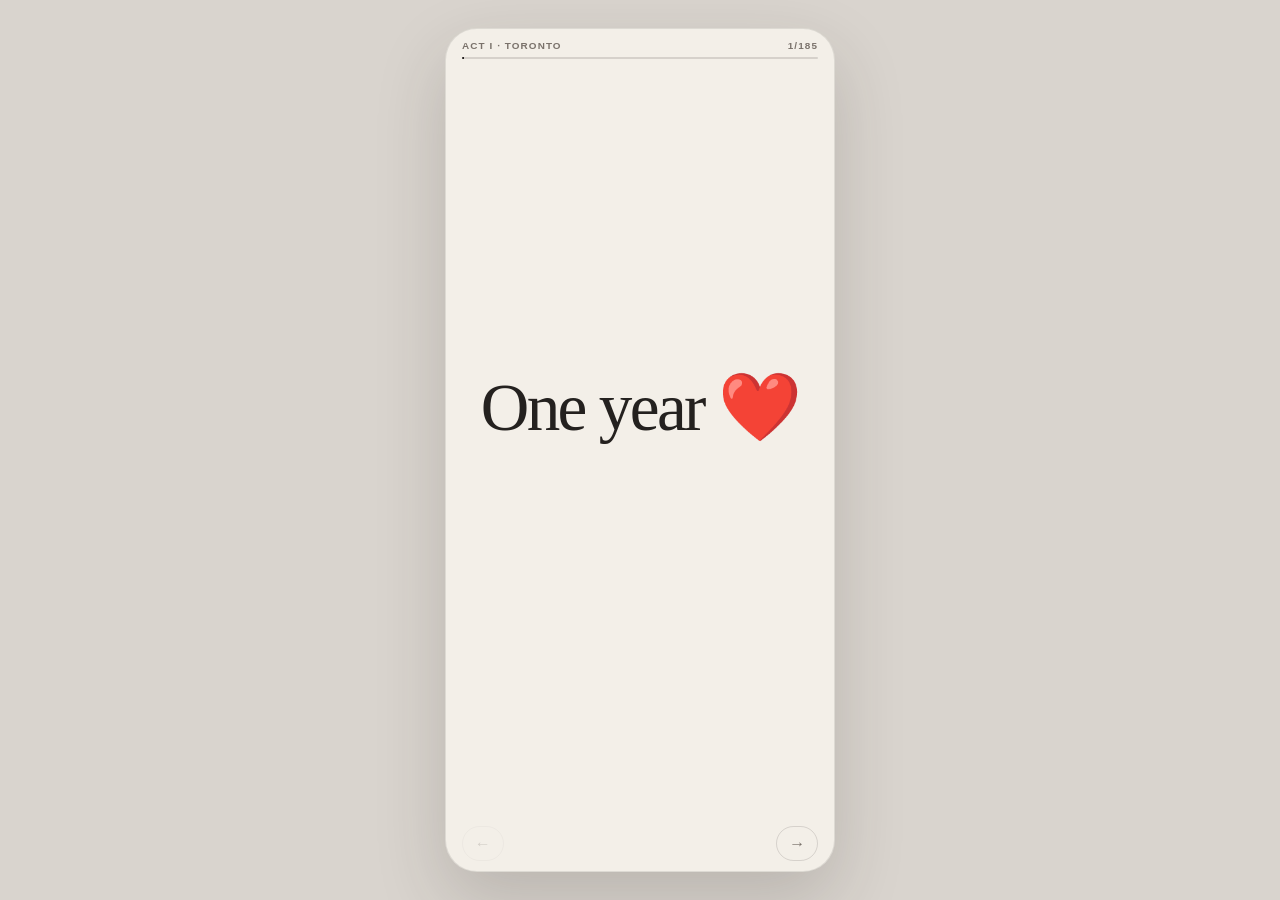
<file: site/index.html>
<!doctype html>
<html lang="en">
  <head>
    <meta charset="utf-8">
    <meta name="viewport" content="width=device-width, initial-scale=1, viewport-fit=cover">
    <meta name="theme-color" content="#f3efe8">
    <meta name="robots" content="noindex, nofollow">
    <meta name="description" content="A private anniversary story for Min.">
    <title>Anniversary 2026</title>
    <link rel="stylesheet" href="css/styles.css?v=20261020i">
    <link rel="stylesheet" href="css/effects.css?v=20261020i">
    <script type="module" src="js/app.js?v=20261020i"></script>
  </head>
  <body>
    <main class="experience" data-tone="default" aria-label="Anniversary story">
      <header class="experience__header">
        <p class="eyebrow" id="scene-context">Anniversary 2026</p>
        <p class="progress__label" id="progress-label" aria-live="off"></p>
        <div class="progress" aria-hidden="true"><span class="progress__bar" id="progress-bar"></span></div>
      </header>

      <section class="stage" id="stage" aria-live="polite" aria-atomic="true"></section>

      <nav class="controls" aria-label="Story navigation">
        <button class="control" id="previous-scene" type="button" aria-label="Previous scene">←</button>
        <button class="control" id="next-scene" type="button" aria-label="Next scene">→</button>
      </nav>
    </main>

    <noscript>This anniversary story needs JavaScript to move between scenes.</noscript>
  </body>
</html>
</file>
<file: site/css/styles.css>
:root {
  color-scheme: light;
  --paper: #f3efe8;
  --ink: #24211f;
  --muted: #7a726b;
  --line: rgba(36, 33, 31, 0.14);
  --accent: #9b615b;
  --shadow: 0 10px 26px rgba(45, 38, 32, 0.18);
  font-family: Inter, ui-sans-serif, -apple-system, BlinkMacSystemFont, "Segoe UI", sans-serif;
  font-synthesis: none;
  text-rendering: optimizeLegibility;
}

* { box-sizing: border-box; }
html, body { min-height: 100%; }
body { margin: 0; background: #d9d4ce; color: var(--ink); overscroll-behavior: none; }
button { color: inherit; font: inherit; }

.experience {
  --bg: var(--paper);
  --fg: var(--ink);
  --fg-soft: var(--muted);
  display: grid;
  grid-template-rows: auto minmax(0, 1fr) auto;
  width: 100%;
  height: 100dvh;
  padding: max(0.7rem, env(safe-area-inset-top)) 1rem max(0.5rem, env(safe-area-inset-bottom));
  overflow: hidden;
  background: var(--bg);
  color: var(--fg);
  transition: background 400ms ease, color 400ms ease;
}

.experience[data-tone="night"], .experience[data-tone="final"] { --bg: #1b1918; --fg: #f3efe8; --fg-soft: #a9a29a; --line: rgba(243, 239, 232, 0.2); }
.experience[data-tone="quiet"] { --bg: #f7f5f1; }
.experience[data-tone="alarm"] { --bg: #f0d6d0; }
.experience[data-tone="warm"] { --bg: #f7e6d0; }
.experience[data-tone="cold"] { --bg: #e6ecf2; }
.experience[data-tone="food-rise"] { --bg: #f9e1d8; --accent: #a94f62; }
.experience[data-tone="food-peak"] { --bg: #ffe0cf; --accent: #a13658; }

/* header */
.experience__header {
  display: grid;
  grid-template-columns: 1fr auto;
  grid-template-areas: "eyebrow label" "bar bar";
  align-items: center;
  gap: 0.35rem 0.75rem;
}
.eyebrow, .progress__label {
  margin: 0;
  color: var(--fg-soft);
  font-size: 0.62rem;
  font-weight: 650;
  letter-spacing: 0.11em;
  text-transform: uppercase;
}
.eyebrow { grid-area: eyebrow; overflow: hidden; text-overflow: ellipsis; white-space: nowrap; }
.progress__label { grid-area: label; }
.progress { grid-area: bar; height: 2px; overflow: hidden; background: var(--line); border-radius: 2px; }
.progress__bar { display: block; width: 0; height: 100%; background: var(--fg); transition: width 300ms ease; }

/* stage */
.stage { position: relative; min-height: 0; padding: 0.6rem 0 0.4rem; outline: none; touch-action: manipulation; }

.scene {
  display: flex;
  flex-direction: column;
  gap: 0.85rem;
  height: 100%;
  min-height: 0;
}
.scene.is-entering-next { animation: enter-next 320ms ease both; }
.scene.is-entering-previous { animation: enter-previous 320ms ease both; }
@keyframes enter-next { from { opacity: 0; transform: translateX(0.9rem); } }
@keyframes enter-previous { from { opacity: 0; transform: translateX(-0.9rem); } }

.scene__media { position: relative; flex: 1 1 0; min-height: 0; container-type: size; }
.scene--chapter .scene__copy { padding-top: clamp(0.6rem, 2vh, 1.5rem); }
.scene--chapter .scene__title { font-size: clamp(2.6rem, 13vw, 3.9rem); }
.scene--copy-raised .scene__copy { margin-bottom: clamp(2rem, 7vh, 4rem); }
.scene--food-rise .scene__line { font-size: 1.2rem; color: #8f3e52; }
.scene--food-peak .scene__line { font-size: 1.27rem; color: #8f2e50; }
.scene--food-peak .scene__media::after {
  content: "✨";
  position: absolute;
  top: 3%;
  right: 3%;
  z-index: 10;
  font-size: 2.4rem;
  pointer-events: none;
  animation: sparkle 1.2s ease-in-out infinite alternate;
}
@keyframes sparkle { from { transform: scale(0.85) rotate(-10deg); opacity: 0.6; } to { transform: scale(1.2) rotate(12deg); opacity: 1; } }
.scene--duck-chaos .scene__media::before,
.scene--duck-chaos .scene__media::after {
  position: absolute;
  z-index: 10;
  pointer-events: none;
  font-size: clamp(1.8rem, 7vw, 2.4rem);
  filter: drop-shadow(0 3px 2px rgba(50, 40, 30, .18));
  animation: duck-pop .9s ease-in-out infinite alternate;
}
.scene--duck-chaos .scene__media::before { content: "🦆😂"; left: 4%; top: 5%; transform: rotate(-12deg); }
.scene--duck-chaos .scene__media::after { content: "🤣🦆"; right: 4%; top: 14%; animation-delay: -.45s; }
 .scene--love-pop .scene__media::before,
.scene--love-pop .scene__media::after,
.scene--food-pop .scene__media::before,
.scene--food-pop .scene__media::after,
.scene--duck-love .scene__media::before,
.scene--duck-love .scene__media::after,
.scene--totoro-pop .scene__media::before,
.scene--totoro-pop .scene__media::after,
.scene--magic-pop .scene__media::before,
.scene--magic-pop .scene__media::after,
.scene--soft-sparkle .scene__media::before,
.scene--soft-sparkle .scene__media::after,
.scene--squirrel-pop .scene__media::before,
.scene--squirrel-pop .scene__media::after {
  position: absolute; z-index: 10; pointer-events: none;
  font-size: clamp(1.7rem, 7vw, 2.5rem);
  filter: drop-shadow(0 3px 2px rgba(50, 40, 30, .16));
  animation: duck-pop 1.4s ease-in-out infinite alternate;
}
.scene--love-pop .scene__media::before { content: "💕✨"; left: 4%; top: 4%; }
.scene--love-pop .scene__media::after { content: "🥰💖"; right: 3%; bottom: 7%; animation-delay: -.6s; }
.scene--food-pop .scene__media::before { content: "😋💗"; left: 4%; top: 4%; }
.scene--food-pop .scene__media::after { content: "🍡✨"; right: 3%; bottom: 7%; animation-delay: -.6s; }
.scene--duck-love .scene__media::before { content: "🦆💕"; left: 3%; top: 4%; }
.scene--duck-love .scene__media::after { content: "😂❤️"; right: 3%; bottom: 6%; animation-delay: -.5s; }
.scene--totoro-pop .scene__media::before { content: "🌿💚✨"; left: 3%; top: 5%; }
.scene--totoro-pop .scene__media::after { content: "🥰🍃"; right: 3%; bottom: 7%; animation-delay: -.65s; }
.scene--magic-pop .scene__media::before { content: "✨💖"; left: 3%; top: 4%; }
.scene--magic-pop .scene__media::after { content: "🥹🌟❤️"; right: 3%; bottom: 6%; animation-delay: -.7s; }
.scene--soft-sparkle .scene__media::before { content: "✨"; left: 3%; top: 4%; }
.scene--soft-sparkle .scene__media::after { content: "💕"; right: 3%; bottom: 6%; animation-delay: -.65s; }
.scene--squirrel-pop .scene__media::before { content: "🐿️😂"; left: 3%; top: 4%; }
.scene--squirrel-pop .scene__media::after { content: "🥰❤️"; right: 3%; bottom: 6%; animation-delay: -.65s; }
@keyframes duck-pop { from { translate: 0 0; scale: .9; } to { translate: 0 -.6rem; scale: 1.1; } }

/* copy */
.scene__copy { display: grid; gap: 0.3rem; flex: 0 0 auto; text-align: center; justify-items: center; padding-bottom: 0.2rem; }
.scene__kicker {
  margin: 0;
  color: var(--accent);
  font-size: 0.68rem;
  font-weight: 700;
  letter-spacing: 0.16em;
  text-transform: uppercase;
}
.scene__title {
  margin: 0;
  font-family: Georgia, "Times New Roman", serif;
  font-size: clamp(2.3rem, 12vw, 3.6rem);
  font-weight: 400;
  letter-spacing: -0.04em;
  line-height: 1;
  text-wrap: balance;
}
.scene__line {
  margin: 0;
  max-width: 28ch;
  font-family: Georgia, "Times New Roman", serif;
  font-size: 1.05rem;
  line-height: 1.35;
  text-wrap: balance;
}
.scene__line:only-child, .scene__line:first-child:not(:last-child) { color: var(--fg); }
.scene__title + .scene__line, .scene__kicker + .scene__line { color: var(--fg-soft); margin-top: 0.3rem; }

/* text-only scenes */
.scene--text { justify-content: center; }
.scene--text .scene__copy { gap: 0.6rem; padding: 0 0.5rem 8vh; }
.scene--text .scene__line { font-size: 1.3rem; max-width: 22ch; }
.scene--text .scene__title { font-size: clamp(2.6rem, 14vw, 4.2rem); }

.experience[data-tone="quiet"] .scene__copy { text-align: left; justify-items: start; padding: 0 0.6rem 12vh; }
.experience[data-tone="quiet"] .scene__line { font-size: 1.15rem; max-width: 20ch; color: var(--fg-soft); animation: fade-in 1.4s ease both; }
.experience[data-tone="night"] .scene__title { font-size: clamp(2.6rem, 15vw, 4rem); letter-spacing: 0.02em; }
@keyframes fade-in { from { opacity: 0; } }

.restart {
  margin-top: 1.4rem;
  padding: 0.55rem 1.1rem;
  border: 1px solid var(--line);
  border-radius: 999px;
  background: transparent;
  color: var(--fg-soft);
  cursor: pointer;
  font-size: 0.72rem;
  letter-spacing: 0.1em;
  text-transform: uppercase;
}

/* cards: natural aspect, never cropped */
.card {
  position: absolute;
  width: min(calc(var(--w, 100) * 1cqw), calc(var(--h, 100) * 1cqh * var(--ar, 0.75)));
  aspect-ratio: var(--ar, 0.75);
  left: var(--l, auto);
  top: var(--t, auto);
  right: var(--r, auto);
  bottom: var(--b, auto);
  margin: 0;
  overflow: hidden;
  border-radius: 12px;
  background: #171615;
  box-shadow: var(--shadow);
  transform: rotate(var(--rot, 0deg));
}
.card--center {
  left: 50%;
  top: 50%;
  transform: translate(-50%, -50%);
  border-radius: 16px;
}
.card img, .card video { display: block; width: 100%; height: 100%; object-fit: contain; background: #171615; }
.card img { object-fit: cover; } /* aspect is exact, so this never crops visibly */

.card--rapid { opacity: 0; transition: opacity 120ms ease; }
.card--rapid.is-active { opacity: 1; z-index: 50 !important; }
.rapid-label {
  margin: 0;
  min-height: 2.2rem;
  font-family: Georgia, "Times New Roman", serif;
  font-size: 1.9rem;
  letter-spacing: -0.03em;
  text-align: center;
}

/* art */
.art {
  position: absolute;
  left: 50%;
  top: 50%;
  width: min(100cqw, calc(100cqh * 0.857));
  aspect-ratio: 360 / 420;
  overflow: hidden;
  border-radius: 16px;
  transform: translate(-50%, -50%);
  box-shadow: var(--shadow);
}
.art--flight { width: min(100cqw, 30rem); aspect-ratio: 360 / 200; box-shadow: none; overflow: visible; color: var(--fg); }
.art-svg { display: block; width: 100%; height: 100%; }
.art--flight .art-svg { overflow: visible; }
.scene--destination-chapter { gap: 0.35rem; }
.scene--destination-chapter .scene__copy { padding-top: clamp(0.4rem, 3vh, 1.4rem); }
.scene--destination-chapter .scene__title { font-size: clamp(3.3rem, 16vw, 4.4rem); }
.art--destination {
  --route-accent: #a76660;
  --route-dark: #7c4a48;
  display: flex;
  flex-direction: column;
  gap: 0.45rem;
  width: min(100cqw, calc(100cqh * 0.857), 24rem);
  aspect-ratio: 360 / 420;
  padding: 0.65rem;
  overflow: hidden;
  border: 1px solid #c9aa9b;
  border-radius: 22px;
  background: #faf3e9;
  box-shadow: 0 16px 40px rgba(89, 54, 42, 0.14);
}
.art--korea { --route-accent: #5e8ea3; --route-dark: #3d6274; background: #eef3f5; border-color: #9fb8c3; }
.art--japan { --route-accent: #b77c8b; --route-dark: #78475b; background: #fff1f2; border-color: #d9b5bf; }
.destination-route { flex: 0 0 31%; min-height: 0; }
.destination-route svg { display: block; width: 100%; height: 100%; }
.destination-label { fill: var(--route-dark); font: 700 10px Inter, sans-serif; letter-spacing: 1.7px; }
.destination-photo-grid { display: grid; grid-template-columns: repeat(2, minmax(0, 1fr)); grid-template-rows: repeat(2, minmax(0, 1fr)); flex: 1; gap: 0.55rem; min-height: 0; }
.destination-photo { position: relative; margin: 0; overflow: hidden; border-radius: 11px; background: #e6ded4; box-shadow: 0 3px 8px rgba(80, 52, 40, .14); }
.destination-photo img { display: block; width: 100%; height: 100%; object-fit: cover; }
.destination-photo--busan img { object-position: 72% center; }
.destination-photo figcaption { position: absolute; inset: auto 0 0; padding: 1.3rem 0.2rem 0.3rem; background: linear-gradient(transparent, rgba(25, 20, 18, .74)); color: #fff; font: 700 0.57rem Inter, sans-serif; letter-spacing: 0.15em; text-align: center; }

.leaves { position: absolute; inset: 0; overflow: hidden; pointer-events: none; }
.leaf {
  position: absolute;
  top: -8%;
  width: var(--s);
  height: var(--s);
  border-radius: 0 100% 0 100%;
  background: var(--c);
  animation: fall var(--d) linear var(--delay) infinite;
}
.flake {
  position: absolute;
  top: -4%;
  width: var(--s);
  height: var(--s);
  border-radius: 50%;
  background: #fff;
  animation: fall var(--d) linear var(--delay) infinite;
}
@keyframes fall {
  from { transform: translate3d(0, 0, 0) rotate(0); }
  50% { transform: translate3d(1.4rem, 55cqh, 0) rotate(160deg); }
  to { transform: translate3d(-0.8rem, 110cqh, 0) rotate(320deg); }
}

.goose { animation: bob 2.4s ease-in-out var(--i, 0s) infinite alternate; transform-box: fill-box; transform-origin: center; }
@keyframes bob { from { translate: 0 0; } to { translate: 0 -2.5px; } }
.is-apocalypse .goose { animation-duration: 0.5s; }
.is-apocalypse { animation: shake 0.35s linear infinite; }
@keyframes shake { 25% { transform: translate(calc(-50% + 2px), calc(-50% - 1px)); } 75% { transform: translate(calc(-50% - 2px), calc(-50% + 1px)); } }

.count-badge {
  position: absolute;
  top: 6%;
  right: 4%;
  z-index: 5;
  margin: 0;
  padding: 0.1em 0.45em;
  border-radius: 999px;
  background: rgba(255, 255, 255, 0.85);
  font-family: Georgia, "Times New Roman", serif;
  font-size: 1.8rem;
  letter-spacing: -0.03em;
  box-shadow: var(--shadow);
}
.count-badge::before { content: "×"; margin-right: 0.1em; opacity: 0.5; }
.count-badge--big {
  top: 50%;
  right: auto;
  left: 50%;
  width: max-content;
  max-width: 96%;
  border-radius: 8px;
  background: #b3261e;
  color: #fff;
  font-family: Inter, sans-serif;
  font-size: clamp(1.5rem, 9vw, 2.2rem);
  font-weight: 900;
  letter-spacing: 0.02em;
  text-align: center;
  transform: translate(-50%, -50%) rotate(-6deg);
}
.count-badge--big::before { content: none; }

/* controls */
.controls { display: flex; justify-content: space-between; align-items: center; min-height: 2.4rem; }
.control {
  width: 2.6rem;
  height: 2.2rem;
  border: 1px solid var(--line);
  border-radius: 999px;
  background: transparent;
  color: var(--fg-soft);
  cursor: pointer;
  font-size: 1rem;
}
.control:hover, .control:focus-visible { border-color: var(--fg); color: var(--fg); outline: none; }
.control:disabled { opacity: 0.25; cursor: default; }

@media (min-width: 600px) {
  body { display: grid; place-items: center; min-height: 100dvh; padding: 1.5rem; }
  .experience {
    width: 390px;
    height: min(844px, calc(100dvh - 3rem));
    border: 1px solid rgba(36, 33, 31, 0.1);
    border-radius: 2rem;
    box-shadow: 0 28px 70px rgba(45, 38, 32, 0.18);
  }
}

@media (max-height: 640px) {
  .scene__title { font-size: 2.2rem; }
  .scene__line { font-size: 0.95rem; }
}

@media (prefers-reduced-motion: reduce) {
  *, *::before, *::after {
    scroll-behavior: auto !important;
    transition-duration: 0.01ms !important;
    animation-duration: 0.01ms !important;
    animation-iteration-count: 1 !important;
  }
  .leaf, .flake { display: none; }
}
</file>
<file: site/css/effects.css>
/* extra emoji effects (same pattern as styles.css) */
.scene--laugh-pop .scene__media::before,
.scene--laugh-pop .scene__media::after,
.scene--carrot-pop .scene__media::before,
.scene--carrot-pop .scene__media::after,
.scene--church-pop .scene__media::before,
.scene--church-pop .scene__media::after,
.scene--uffa-pop .scene__media::before,
.scene--uffa-pop .scene__media::after,
.scene--volume-pop .scene__media::before,
.scene--volume-pop .scene__media::after,
.scene--angry-cute .scene__media::before,
.scene--angry-cute .scene__media::after,
.scene--drunk-pop .scene__media::before,
.scene--drunk-pop .scene__media::after,
.scene--bbq-pop .scene__media::before,
.scene--bbq-pop .scene__media::after,
.scene--skyline-pop .scene__media::before,
.scene--skyline-pop .scene__media::after,
.scene--gelato-pop .scene__media::before,
.scene--gelato-pop .scene__media::after,
.scene--kiss-pop .scene__media::before,
.scene--kiss-pop .scene__media::after,
.scene--travel-pop .scene__media::before,
.scene--travel-pop .scene__media::after,
.scene--eyes-pop .scene__media::before,
.scene--eyes-pop .scene__media::after,
.scene--sleepy-pop .scene__media::before,
.scene--sleepy-pop .scene__media::after,
.scene--pool-pop .scene__media::before,
.scene--pool-pop .scene__media::after,
.scene--lemon-pop .scene__media::before,
.scene--lemon-pop .scene__media::after,
.scene--lake-pop .scene__media::before,
.scene--lake-pop .scene__media::after,
.scene--art-pop .scene__media::before,
.scene--art-pop .scene__media::after,
.scene--naples-pop .scene__media::before,
.scene--naples-pop .scene__media::after,
.scene--spa-pop .scene__media::before,
.scene--spa-pop .scene__media::after,
.scene--furba-pop .scene__media::before,
.scene--furba-pop .scene__media::after,
.scene--wine-pop .scene__media::before,
.scene--wine-pop .scene__media::after,
.scene--dessert-pop .scene__media::before,
.scene--dessert-pop .scene__media::after {
  position: absolute; z-index: 10; pointer-events: none;
  font-size: clamp(1.7rem, 7vw, 2.5rem);
  filter: drop-shadow(0 3px 2px rgba(50, 40, 30, .16));
  animation: duck-pop 1.4s ease-in-out infinite alternate;
}
.scene--laugh-pop .scene__media::before { content: "😂🤣"; left: 3%; top: 4%; }
.scene--laugh-pop .scene__media::after { content: "🤭😹"; right: 3%; bottom: 6%; animation-delay: -.6s; }
.scene--carrot-pop .scene__media::before { content: "🥕😂"; left: 3%; top: 4%; }
.scene--carrot-pop .scene__media::after { content: "🐰🤣"; right: 3%; bottom: 6%; animation-delay: -.6s; }
.scene--church-pop .scene__media::before { content: "⛪😂"; left: 3%; top: 4%; }
.scene--church-pop .scene__media::after { content: "🕯️🤣"; right: 3%; bottom: 6%; animation-delay: -.6s; }
.scene--uffa-pop .scene__media::before { content: "😤🙄"; left: 3%; top: 4%; }
.scene--uffa-pop .scene__media::after { content: "🥰❤️"; right: 3%; bottom: 6%; animation-delay: -.6s; }
.scene--volume-pop .scene__media::before { content: "🔊✨"; left: 3%; top: 4%; }
.scene--volume-pop .scene__media::after { content: "🎧❤️"; right: 3%; bottom: 6%; animation-delay: -.6s; }
.scene--angry-cute .scene__media::before { content: "😡🥰"; left: 3%; top: 4%; }
.scene--angry-cute .scene__media::after { content: "😂💕"; right: 3%; bottom: 6%; animation-delay: -.6s; }
.scene--drunk-pop .scene__media::before { content: "🥴😏"; left: 3%; top: 4%; }
.scene--drunk-pop .scene__media::after { content: "🤫💋"; right: 3%; bottom: 6%; animation-delay: -.6s; }
.scene--bbq-pop .scene__media::before { content: "🔥🥩"; left: 3%; top: 4%; }
.scene--bbq-pop .scene__media::after { content: "👩‍🍳❤️"; right: 3%; bottom: 6%; animation-delay: -.6s; }
.scene--skyline-pop .scene__media::before { content: "🌃✨"; left: 3%; top: 4%; }
.scene--skyline-pop .scene__media::after { content: "🥹❤️"; right: 3%; bottom: 6%; animation-delay: -.6s; }
.scene--gelato-pop .scene__media::before { content: "🍦😍"; left: 3%; top: 4%; }
.scene--gelato-pop .scene__media::after { content: "😂✨"; right: 3%; bottom: 6%; animation-delay: -.6s; }
.scene--kiss-pop .scene__media::before { content: "💋😘"; left: 3%; top: 4%; }
.scene--kiss-pop .scene__media::after { content: "💕✨"; right: 3%; bottom: 6%; animation-delay: -.6s; }
.scene--travel-pop .scene__media::before { content: "🥹❤️"; left: 3%; top: 4%; }
.scene--travel-pop .scene__media::after { content: "😂✨"; right: 3%; bottom: 6%; animation-delay: -.6s; }
.scene--eyes-pop .scene__media::before { content: "😍🥰"; left: 3%; top: 4%; }
.scene--eyes-pop .scene__media::after { content: "💖✨"; right: 3%; bottom: 6%; animation-delay: -.6s; }
.scene--furba-pop .scene__media::before { content: "😏🦊"; left: 3%; top: 4%; }
.scene--furba-pop .scene__media::after { content: "😂💕"; right: 3%; bottom: 6%; animation-delay: -.6s; }
.scene--sleepy-pop .scene__media::before { content: "😴💤"; left: 3%; top: 4%; }
.scene--sleepy-pop .scene__media::after { content: "🥰🚗"; right: 3%; bottom: 6%; animation-delay: -.6s; }
.scene--pool-pop .scene__media::before { content: "🏊‍♀️💦"; left: 3%; top: 4%; }
.scene--pool-pop .scene__media::after { content: "🧜‍♀️✨"; right: 3%; bottom: 6%; animation-delay: -.6s; }
.scene--lemon-pop .scene__media::before { content: "🍋😍"; left: 3%; top: 4%; }
.scene--lemon-pop .scene__media::after { content: "✨🍋"; right: 3%; bottom: 6%; animation-delay: -.6s; }
.scene--lake-pop .scene__media::before { content: "🏞️💙"; left: 3%; top: 4%; }
.scene--lake-pop .scene__media::after { content: "☀️🥰"; right: 3%; bottom: 6%; animation-delay: -.6s; }
.scene--art-pop .scene__media::before { content: "🖼️🎨"; left: 3%; top: 4%; }
.scene--art-pop .scene__media::after { content: "😂✨"; right: 3%; bottom: 6%; animation-delay: -.6s; }
.scene--naples-pop .scene__media::before { content: "🍕🔥"; left: 3%; top: 4%; }
.scene--naples-pop .scene__media::after { content: "😋🇮🇹"; right: 3%; bottom: 6%; animation-delay: -.6s; }
.scene--spa-pop .scene__media::before { content: "🧖‍♀️✨"; left: 3%; top: 4%; }
.scene--spa-pop .scene__media::after { content: "💆‍♀️❤️"; right: 3%; bottom: 6%; animation-delay: -.6s; }
.scene--wine-pop .scene__media::before { content: "🍝🍷"; left: 3%; top: 4%; }
.scene--wine-pop .scene__media::after { content: "🤌😂"; right: 3%; bottom: 6%; animation-delay: -.6s; }
.scene--dessert-pop .scene__media::before { content: "🍰😍"; left: 3%; top: 4%; }
.scene--dessert-pop .scene__media::after { content: "🧁✨"; right: 3%; bottom: 6%; animation-delay: -.6s; }
.scene--hay-pop .scene__media::before,
.scene--hay-pop .scene__media::after {
  position: absolute; z-index: 10; pointer-events: none;
  font-size: clamp(2rem, 9vw, 3.2rem);
  filter: drop-shadow(0 3px 2px rgba(50, 40, 30, .16));
  animation: duck-pop 1.4s ease-in-out infinite alternate;
}
.scene--hay-pop .scene__media::before { content: "🌾🌾🌾🌾"; left: 0; top: 2%; width: 100%; letter-spacing: .6em; }
.scene--hay-pop .scene__media::after { content: "🌾🌾🌾🌾"; left: 0; bottom: 3%; width: 100%; letter-spacing: .6em; animation-delay: -.7s; text-align: right; }
</file>
